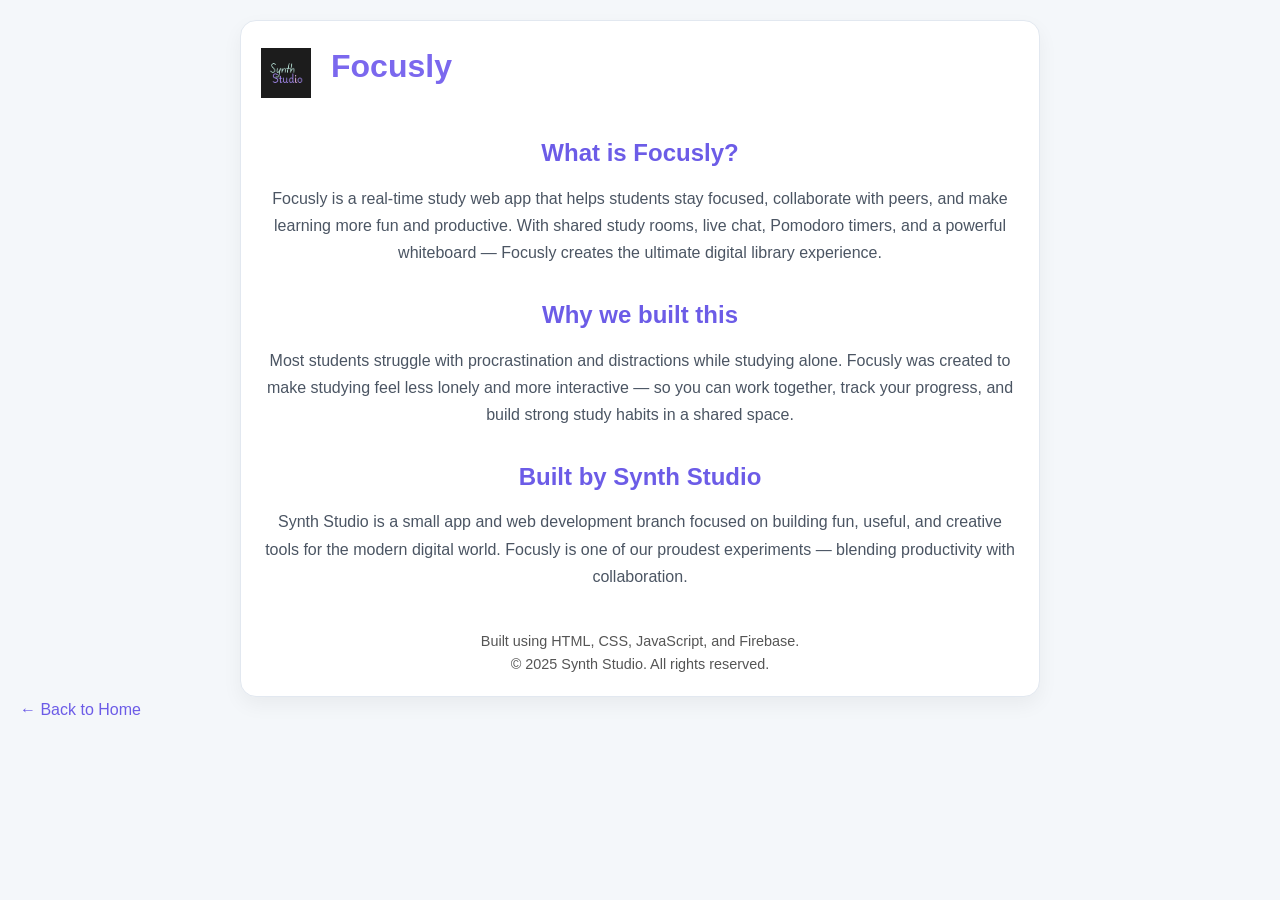
<file: focusly/about.html>
<!-- ✅ about.html -->
<!DOCTYPE html>
<html lang="en">
<head>
  <meta charset="UTF-8" />
  <meta name="viewport" content="width=device-width, initial-scale=1.0" />
  <title>About – Focusly</title>
  <link rel="stylesheet" href="style.css" />
  <style>
    body {
      background-color: #f4f7fa;
      font-family: 'Segoe UI', Tahoma, Geneva, Verdana, sans-serif;
      color: #111827;
      padding: 20px;
    }
    .container {
      max-width: 800px;
      margin: 0 auto;
    }
    .logo {
      display: flex;
      align-items: center;
      margin-bottom: 30px;
    }
    .logo img {
      height: 50px;
      margin-right: 12px;
    }
    h1 {
      font-size: 2rem;
      color: #7b68ee;
    }
    h2 {
      margin-top: 30px;
      color: #6c5ce7;
    }
    p {
      line-height: 1.7;
      margin-bottom: 20px;
    }
    .footer-note {
      margin-top: 40px;
      font-size: 0.9rem;
      color: #555;
    }
  </style>
</head>
<body>
  <div class="container">
    <div class="logo">
      <img src="ills/Synth2.png" alt="Synth Studio Logo" />
      <h1>Focusly</h1>
    </div>

    <h2>What is Focusly?</h2>
    <p>
      Focusly is a real-time study web app that helps students stay focused, collaborate with peers, and make learning more fun and productive. With shared study rooms, live chat, Pomodoro timers, and a powerful whiteboard — Focusly creates the ultimate digital library experience.
    </p>

    <h2>Why we built this</h2>
    <p>
      Most students struggle with procrastination and distractions while studying alone. Focusly was created to make studying feel less lonely and more interactive — so you can work together, track your progress, and build strong study habits in a shared space.
    </p>

    <h2>Built by Synth Studio</h2>
    <p>
      Synth Studio is a small app and web development branch focused on building fun, useful, and creative tools for the modern digital world. Focusly is one of our proudest experiments — blending productivity with collaboration.
    </p>

    <div class="footer-note">
      Built using HTML, CSS, JavaScript, and Firebase.<br>
      © 2025 Synth Studio. All rights reserved.
    </div>
  </div>
  <a href="home.html" style="
  display: inline-block;
  margin-bottom: 20px;
  color: #6c5ce7;
  text-decoration: none;
  font-weight: 500;
  font-size: 1rem;
">
  ← Back to Home
</a>

</body>
</html>
</file>
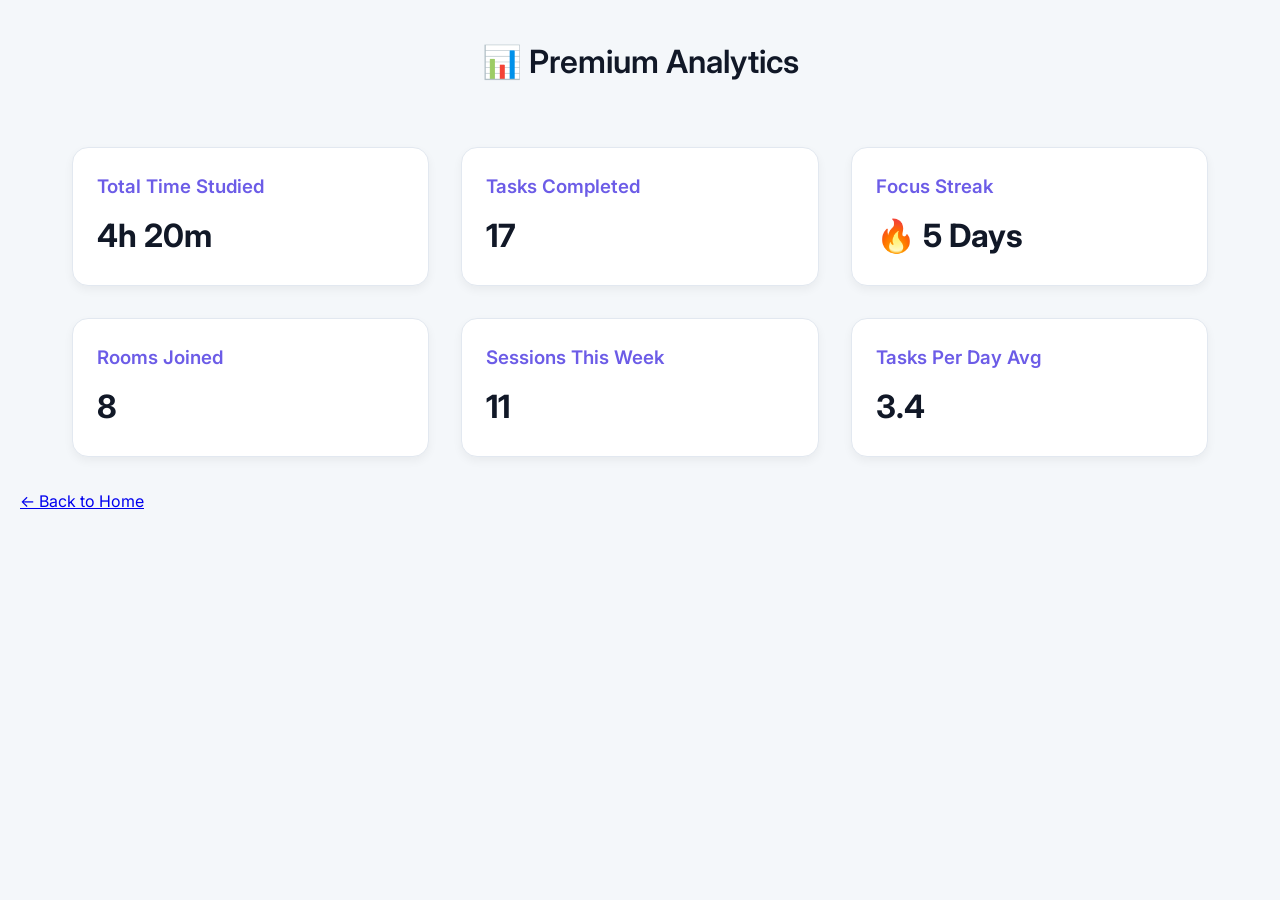
<file: focusly/analytics.html>
<!-- analytics.html -->
<!DOCTYPE html>
<html lang="en">
<head>
  <meta charset="UTF-8" />
  <meta name="viewport" content="width=device-width, initial-scale=1.0"/>
  <title>Analytics – Focusly</title>
  <link rel="stylesheet" href="style.css">
  <style>
    .analytics-container {
      max-width: 1200px;
      margin: auto;
      padding: 2rem;
      display: grid;
      gap: 2rem;
      grid-template-columns: repeat(auto-fit, minmax(300px, 1fr));
    }

    .card {
      background: var(--card);
      border: 1px solid var(--border);
      border-radius: 16px;
      padding: 1.5rem;
      box-shadow: 0 4px 10px rgba(0,0,0,0.05);
      transition: transform 0.3s ease;
    }

    .card:hover {
      transform: scale(1.03);
    }

    .card h3 {
      margin-bottom: 0.5rem;
      color: var(--primary-dark);
    }

    .stat {
      font-size: 2rem;
      font-weight: bold;
      color: var(--text);
    }
  </style>
</head>
<body>
  <header>
    <h1 style="text-align:center; padding:1rem 0;">📊 Premium Analytics</h1>
  </header>

  <div class="analytics-container">
    <div class="card">
      <h3>Total Time Studied</h3>
      <div class="stat">4h 20m</div>
    </div>
    <div class="card">
      <h3>Tasks Completed</h3>
      <div class="stat">17</div>
    </div>
    <div class="card">
      <h3>Focus Streak</h3>
      <div class="stat">🔥 5 Days</div>
    </div>
    <div class="card">
      <h3>Rooms Joined</h3>
      <div class="stat">8</div>
    </div>
    <div class="card">
      <h3>Sessions This Week</h3>
      <div class="stat">11</div>
    </div>
    <div class="card">
      <h3>Tasks Per Day Avg</h3>
      <div class="stat">3.4</div>
    </div>
  </div>
      <a href="home.html" class="back-link">← Back to Home</a>

</body>
</html>
</file>
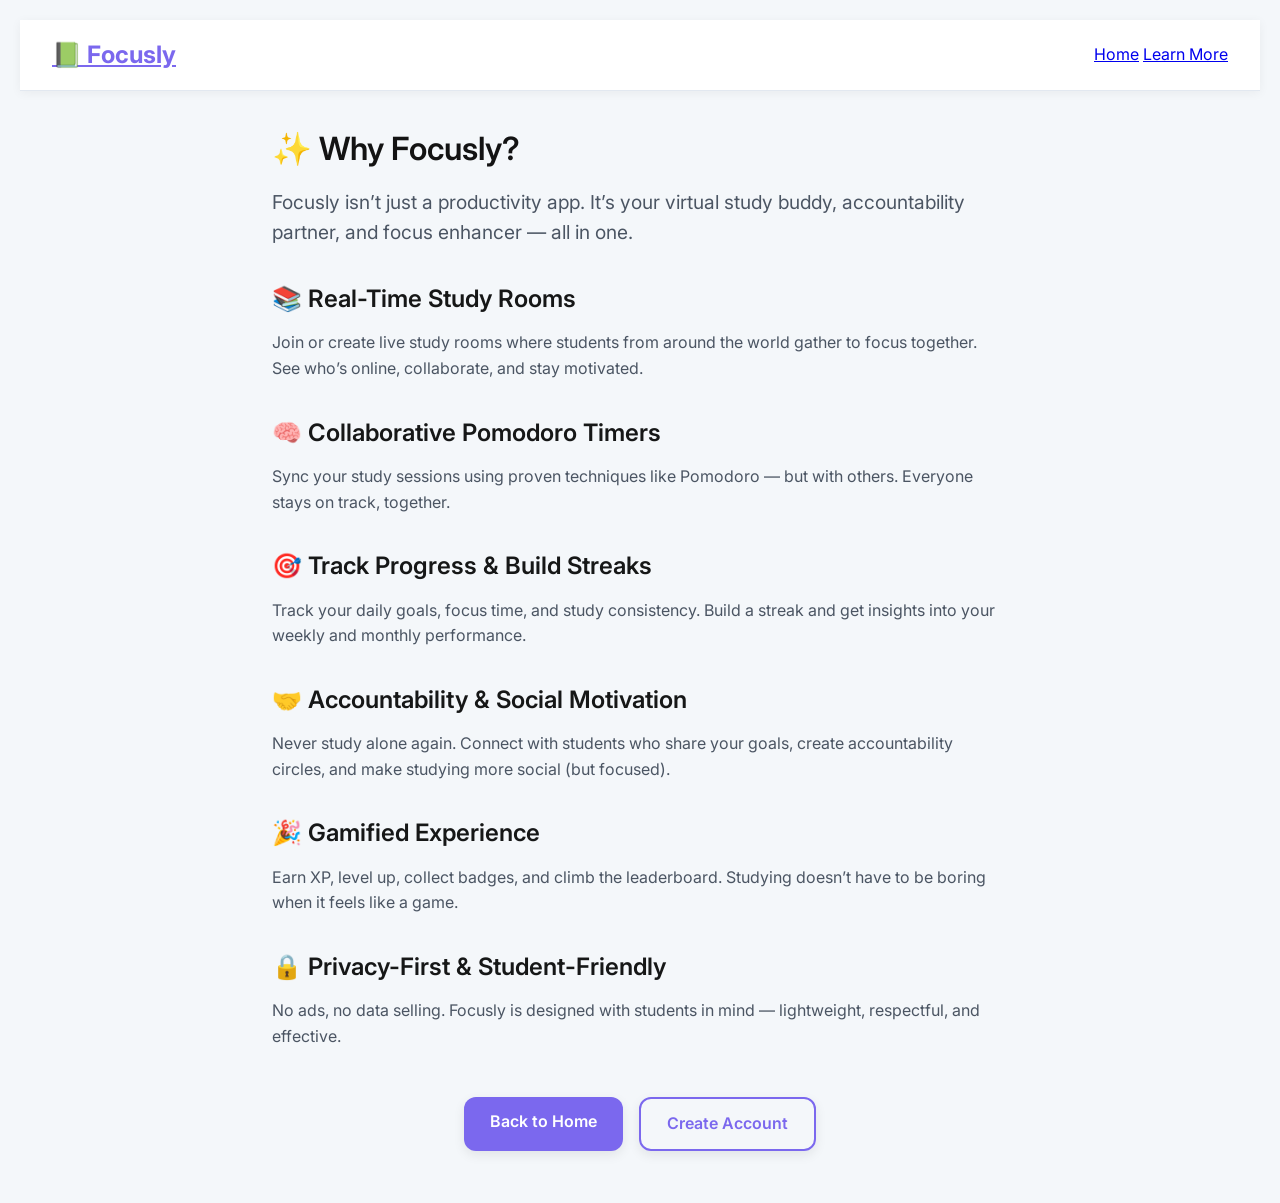
<file: focusly/learnmore.html>
<!DOCTYPE html>
<html lang="en">
<head>
  <meta charset="UTF-8" />
  <meta name="viewport" content="width=device-width, initial-scale=1.0" />
  <title>Why Focusly? | Learn More</title>
  <link rel="stylesheet" href="style.css" />
</head>
<body class="page">

  <header class="navbar">
    <a href="index.html" class="logo">📗 Focusly</a>
    <nav>
      <a href="index.html">Home</a>
      <a href="learnmore.html" class="active">Learn More</a>
    </nav>
  </header>

  <main class="learnmore-content">

    <h1>✨ Why Focusly?</h1>
    <p class="intro-text">Focusly isn’t just a productivity app. It’s your virtual study buddy, accountability partner, and focus enhancer — all in one.</p>

    <section class="feature-section">
      <h2>📚 Real-Time Study Rooms</h2>
      <p>Join or create live study rooms where students from around the world gather to focus together. See who’s online, collaborate, and stay motivated.</p>
    </section>

    <section class="feature-section">
      <h2>🧠 Collaborative Pomodoro Timers</h2>
      <p>Sync your study sessions using proven techniques like Pomodoro — but with others. Everyone stays on track, together.</p>
    </section>

    <section class="feature-section">
      <h2>🎯 Track Progress & Build Streaks</h2>
      <p>Track your daily goals, focus time, and study consistency. Build a streak and get insights into your weekly and monthly performance.</p>
    </section>

    <section class="feature-section">
      <h2>🤝 Accountability & Social Motivation</h2>
      <p>Never study alone again. Connect with students who share your goals, create accountability circles, and make studying more social (but focused).</p>
    </section>

    <section class="feature-section">
      <h2>🎉 Gamified Experience</h2>
      <p>Earn XP, level up, collect badges, and climb the leaderboard. Studying doesn’t have to be boring when it feels like a game.</p>
    </section>

    <section class="feature-section">
      <h2>🔒 Privacy-First & Student-Friendly</h2>
      <p>No ads, no data selling. Focusly is designed with students in mind — lightweight, respectful, and effective.</p>
    </section>

    <div class="cta-container">
      <a href="index.html" class="cta">Back to Home</a>
      <a href="signup.html" class="cta outline">Create Account</a>
    </div>

  </main>

</body>
</html>
</file>
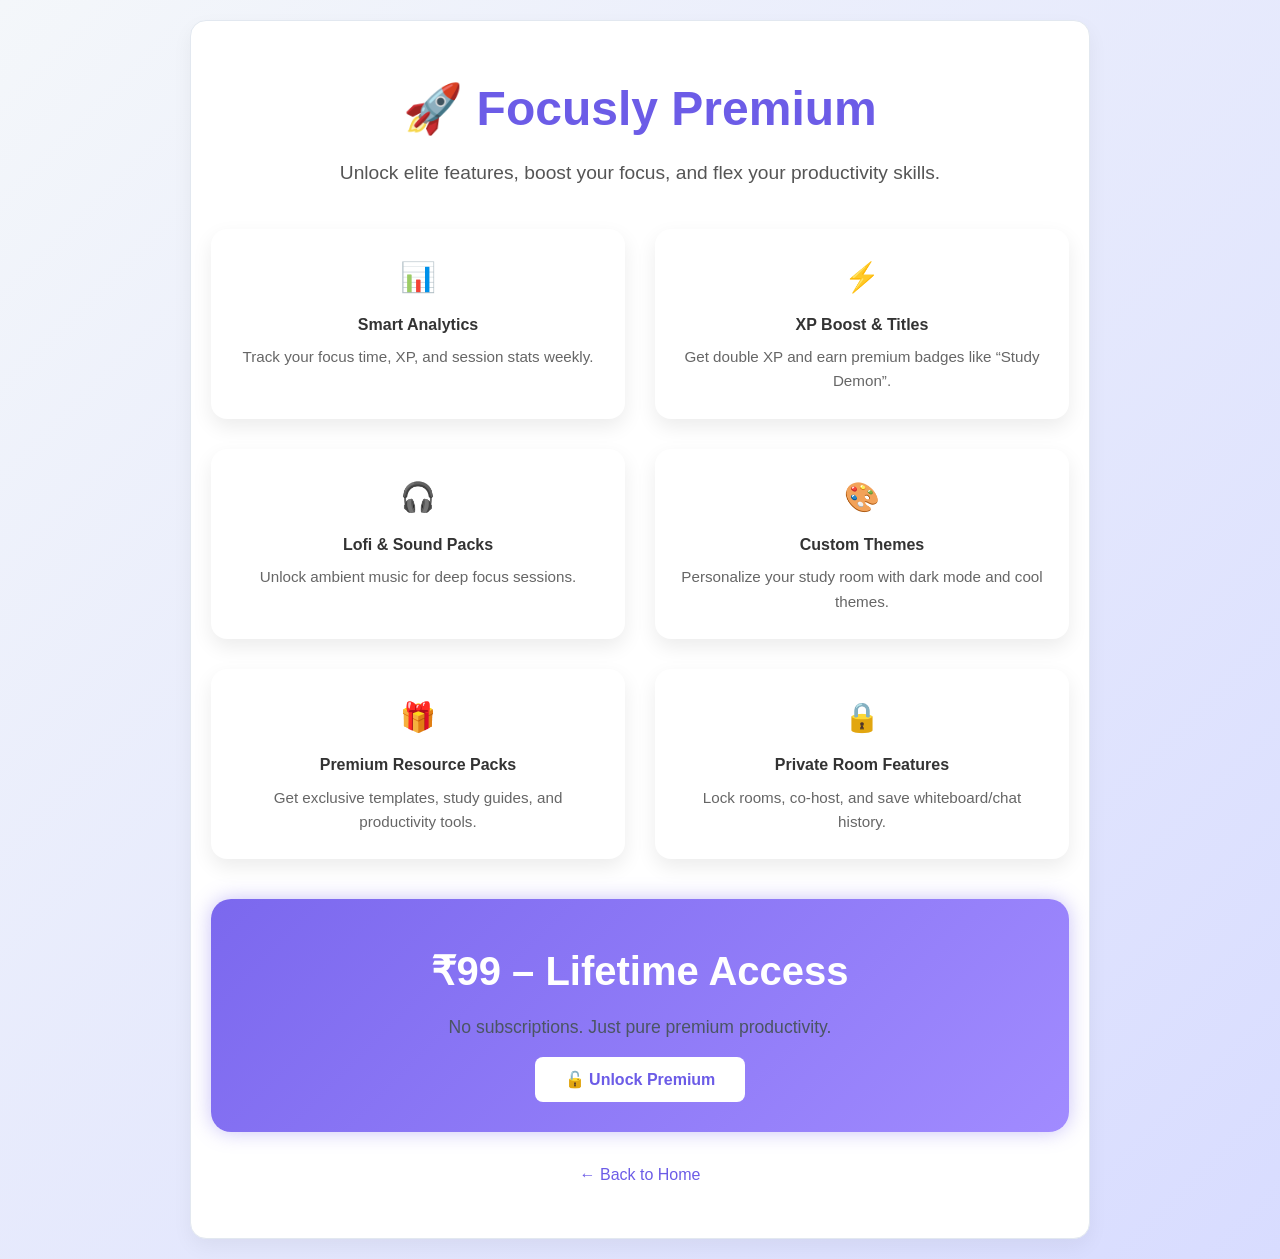
<file: focusly/premium.html>
<!DOCTYPE html>
<html lang="en">
<head>
  <meta charset="UTF-8" />
  <meta name="viewport" content="width=device-width, initial-scale=1.0" />
  <title>Focusly Premium</title>
  <link rel="stylesheet" href="style.css" />
  <style>
    body {
      margin: 0;
      font-family: 'Segoe UI', Tahoma, Geneva, Verdana, sans-serif;
      background: linear-gradient(135deg, #f4f7fa, #d8dcff);
      color: #111827;
      overflow-x: hidden;
    }

    .container {
      max-width: 900px;
      margin: 0 auto;
      padding: 50px 20px;
      text-align: center;
    }

    h1 {
      font-size: 3rem;
      color: #6c5ce7;
      margin-bottom: 10px;
      animation: fadeInDown 1s ease-out;
    }

    .tagline {
      font-size: 1.2rem;
      color: #555;
      margin-bottom: 40px;
      animation: fadeIn 1.2s ease-out;
    }

    .features {
      display: grid;
      grid-template-columns: 1fr 1fr;
      gap: 30px;
      margin: 40px 0;
      animation: fadeInUp 1.3s ease-out;
    }

    .feature-card {
      background: #ffffff;
      border-radius: 16px;
      padding: 25px;
      box-shadow: 0 8px 20px rgba(0, 0, 0, 0.08);
      transition: transform 0.3s ease;
    }

    .feature-card:hover {
      transform: translateY(-5px);
    }

    .feature-emoji {
      font-size: 1.8rem;
      margin-bottom: 12px;
    }

    .feature-title {
      font-weight: 600;
      margin-bottom: 8px;
      color: #333;
    }

    .feature-desc {
      font-size: 0.95rem;
      color: #666;
    }

    .price-box {
      background: linear-gradient(135deg, #7b68ee, #a18bff);
      color: white;
      padding: 40px 30px;
      border-radius: 20px;
      margin-top: 40px;
      box-shadow: 0 0 20px rgba(123, 104, 238, 0.4);
      animation: fadeInUp 1.5s ease-out;
    }

    .price-box h2 {
      font-size: 2.5rem;
      margin-bottom: 10px;
    }

    .price-box p {
      font-size: 1.1rem;
      margin-bottom: 25px;
    }

    .buy-btn {
      background-color: #fff;
      color: #6c5ce7;
      padding: 14px 30px;
      font-size: 1rem;
      font-weight: 600;
      border: none;
      border-radius: 8px;
      cursor: pointer;
      text-decoration: none;
      transition: all 0.3s ease;
    }

    .buy-btn:hover {
      background-color: #f1edff;
      transform: scale(1.05);
    }

    .back-link {
      margin-top: 30px;
      display: inline-block;
      color: #6c5ce7;
      text-decoration: none;
      font-weight: 500;
      animation: fadeIn 2s ease-out;
    }

    @keyframes fadeIn {
      from { opacity: 0; }
      to { opacity: 1; }
    }

    @keyframes fadeInUp {
      from {
        opacity: 0;
        transform: translateY(30px);
      }
      to {
        opacity: 1;
        transform: translateY(0);
      }
    }

    @keyframes fadeInDown {
      from {
        opacity: 0;
        transform: translateY(-30px);
      }
      to {
        opacity: 1;
        transform: translateY(0);
      }
    }

    @media (max-width: 768px) {
      .features {
        grid-template-columns: 1fr;
      }
    }
  </style>
</head>
<body>
  <div class="container">
    <h1>🚀 Focusly Premium</h1>
    <p class="tagline">Unlock elite features, boost your focus, and flex your productivity skills.</p>

    <div class="features">
      <div class="feature-card">
        <div class="feature-emoji">📊</div>
        <div class="feature-title">Smart Analytics</div>
        <div class="feature-desc">Track your focus time, XP, and session stats weekly.</div>
      </div>
      <div class="feature-card">
        <div class="feature-emoji">⚡</div>
        <div class="feature-title">XP Boost & Titles</div>
        <div class="feature-desc">Get double XP and earn premium badges like “Study Demon”.</div>
      </div>
      <div class="feature-card">
        <div class="feature-emoji">🎧</div>
        <div class="feature-title">Lofi & Sound Packs</div>
        <div class="feature-desc">Unlock ambient music for deep focus sessions.</div>
      </div>
      <div class="feature-card">
        <div class="feature-emoji">🎨</div>
        <div class="feature-title">Custom Themes</div>
        <div class="feature-desc">Personalize your study room with dark mode and cool themes.</div>
      </div>
      <div class="feature-card">
        <div class="feature-emoji">🎁</div>
        <div class="feature-title">Premium Resource Packs</div>
        <div class="feature-desc">Get exclusive templates, study guides, and productivity tools.</div>
      </div>
      <div class="feature-card">
        <div class="feature-emoji">🔒</div>
        <div class="feature-title">Private Room Features</div>
        <div class="feature-desc">Lock rooms, co-host, and save whiteboard/chat history.</div>
      </div>
    </div>

    <div class="price-box">
      <h2>₹99 – Lifetime Access</h2>
      <p>No subscriptions. Just pure premium productivity.</p>
      <a href="soon.html" class="buy-btn" target="_blank">🔓 Unlock Premium</a>
    </div>

    <a href="home.html" class="back-link">← Back to Home</a>
  </div>
</body>
</html>
</file>
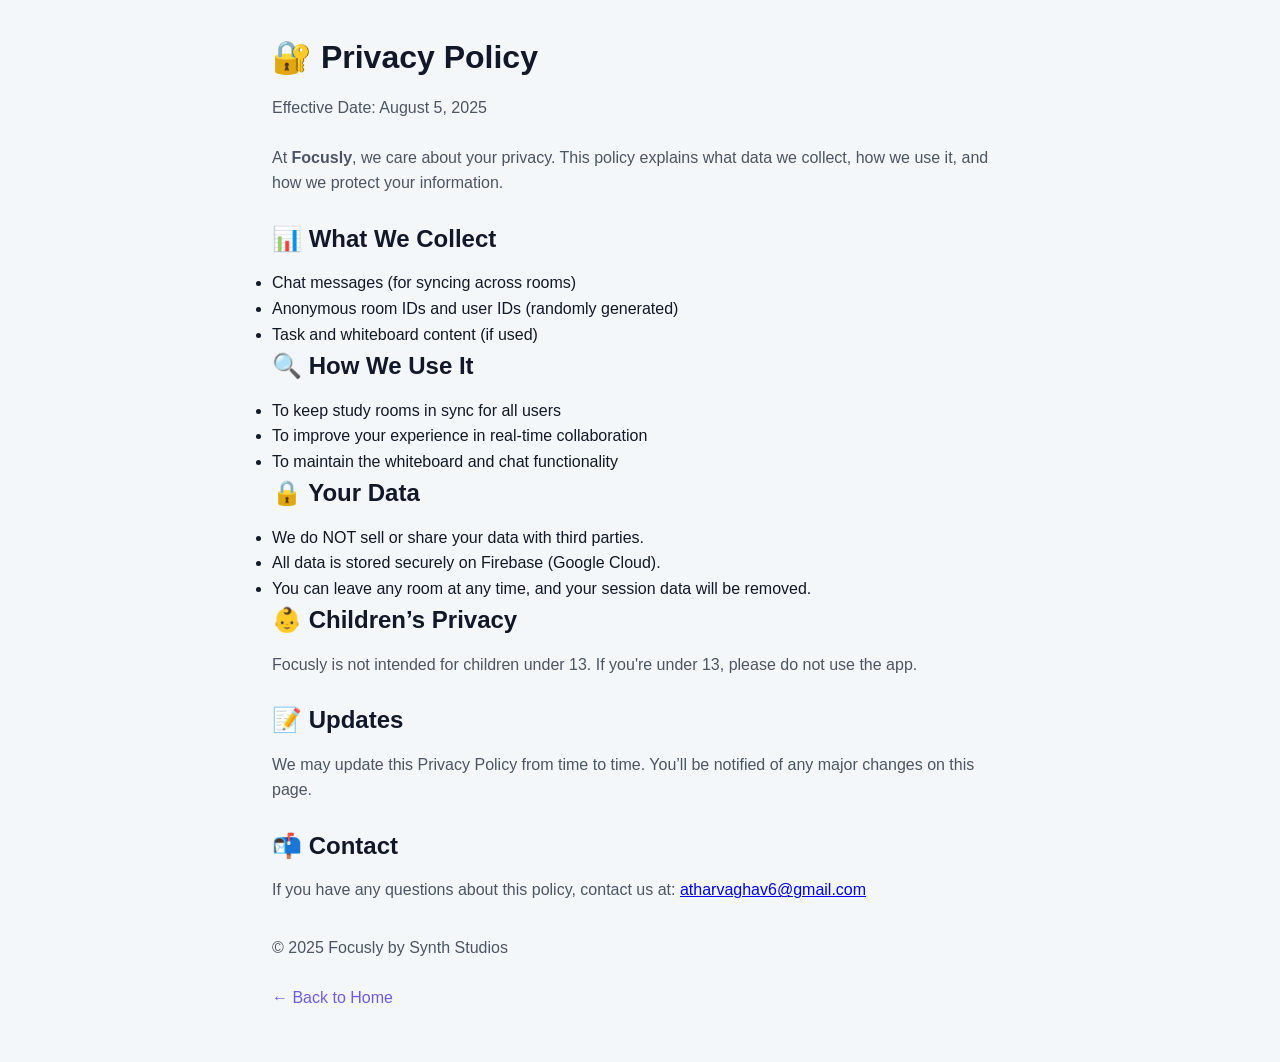
<file: focusly/privacy.html>
<!DOCTYPE html>
<html lang="en">
<head>
  <meta charset="UTF-8" />
  <meta name="viewport" content="width=device-width, initial-scale=1.0"/>
  <title>Privacy Policy – Focusly</title>
  <link rel="stylesheet" href="style.css" />
</head>
<body style="padding: 2rem; font-family: sans-serif; max-width: 800px; margin: auto;">
  <h1>🔐 Privacy Policy</h1>
  <p>Effective Date: August 5, 2025</p>

  <p>At <strong>Focusly</strong>, we care about your privacy. This policy explains what data we collect, how we use it, and how we protect your information.</p>

  <h2>📊 What We Collect</h2>
  <ul>
    <li>Chat messages (for syncing across rooms)</li>
    <li>Anonymous room IDs and user IDs (randomly generated)</li>
    <li>Task and whiteboard content (if used)</li>
  </ul>

  <h2>🔍 How We Use It</h2>
  <ul>
    <li>To keep study rooms in sync for all users</li>
    <li>To improve your experience in real-time collaboration</li>
    <li>To maintain the whiteboard and chat functionality</li>
  </ul>

  <h2>🔒 Your Data</h2>
  <ul>
    <li>We do NOT sell or share your data with third parties.</li>
    <li>All data is stored securely on Firebase (Google Cloud).</li>
    <li>You can leave any room at any time, and your session data will be removed.</li>
  </ul>

  <h2>👶 Children’s Privacy</h2>
  <p>Focusly is not intended for children under 13. If you're under 13, please do not use the app.</p>

  <h2>📝 Updates</h2>
  <p>We may update this Privacy Policy from time to time. You’ll be notified of any major changes on this page.</p>

  <h2>📬 Contact</h2>
  <p>If you have any questions about this policy, contact us at: <a href="mailto:atharvaaghav6@gmail.com">atharvaghav6@gmail.com</a></p>

  <p style="margin-top: 2rem;">© 2025 Focusly by Synth Studios</p>
  <a href="home.html" style="
  display: inline-block;
  margin-bottom: 20px;
  color: #6c5ce7;
  text-decoration: none;
  font-weight: 500;
  font-size: 1rem;
">
  ← Back to Home
</a>

</body>
</html>
</file>
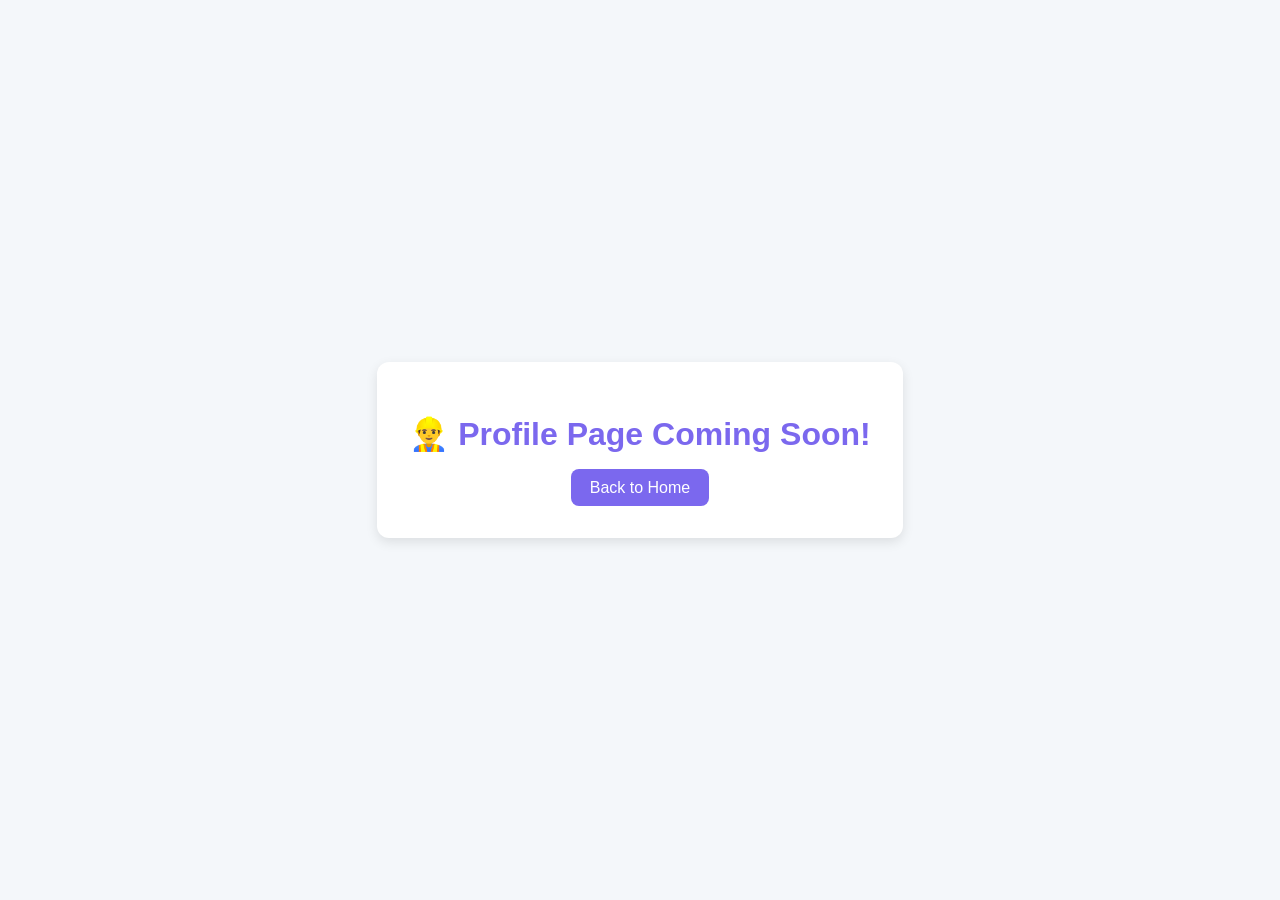
<file: focusly/profile.html>
<!DOCTYPE html>
<html lang="en">
<head>
  <meta charset="UTF-8" />
  <meta name="viewport" content="width=device-width, initial-scale=1.0"/>
  <title>Focusly - Profile</title>
  <link rel="stylesheet" href="profile.css" />
  <style>
    body {
      display: flex;
      justify-content: center;
      align-items: center;
      height: 100vh;
      background-color: #f4f7fa;
      font-family: Arial, sans-serif;
    }

    .coming-soon-card {
      background: white;
      padding: 2rem;
      border-radius: 12px;
      box-shadow: 0 4px 12px rgba(0, 0, 0, 0.1);
      text-align: center;
    }

    .coming-soon-card h1 {
      font-size: 2rem;
      color: #7b68ee;
      margin-bottom: 1rem;
    }

    .coming-soon-card button {
      padding: 0.6rem 1.2rem;
      background-color: #7b68ee;
      color: white;
      border: none;
      border-radius: 8px;
      cursor: pointer;
      font-size: 1rem;
    }

    .coming-soon-card button:hover {
      background-color: #6c5ce7;
    }
  </style>
</head>
<body>
  <div class="coming-soon-card">
    <h1>👷‍♂️ Profile Page Coming Soon!</h1>
    <button onclick="window.location.href='home.html'">Back to Home</button>
  </div>
</body>
</html>
</file>
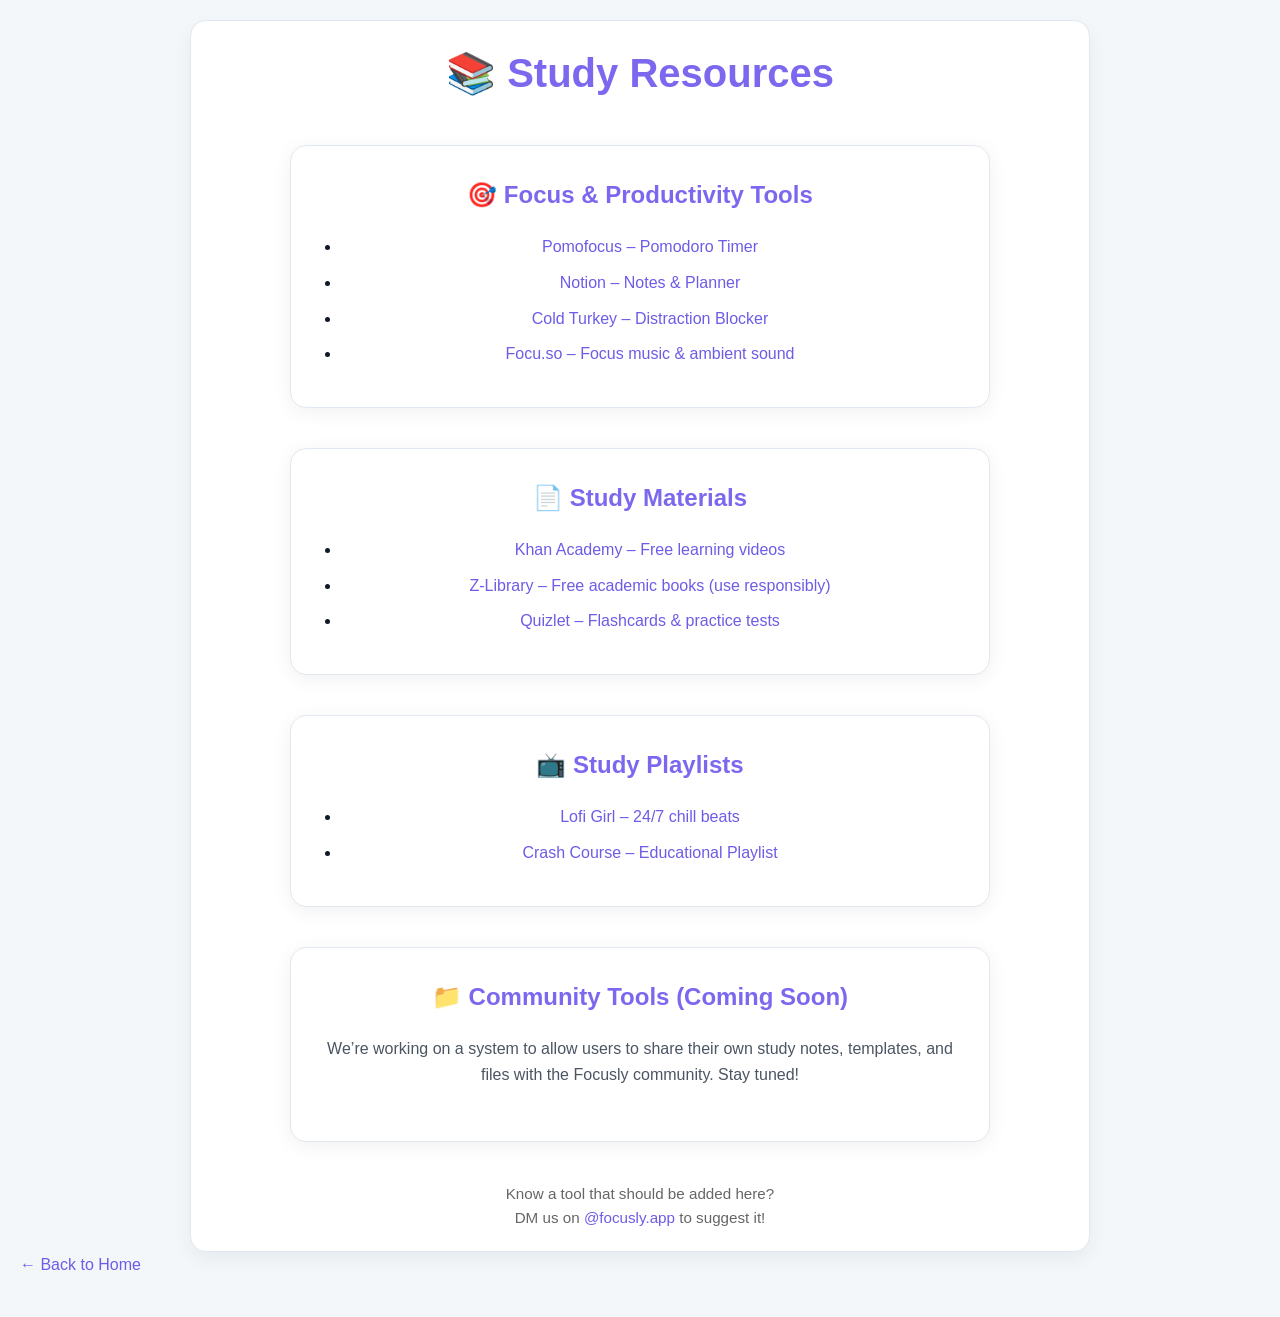
<file: focusly/resources.html>
<!-- ✅ resources.html -->
<!DOCTYPE html>
<html lang="en">
<head>
  <meta charset="UTF-8" />
  <meta name="viewport" content="width=device-width, initial-scale=1.0" />
  <title>Resources – Focusly</title>
  <link rel="stylesheet" href="style.css" />
  <style>
    body {
      background-color: #f4f7fa;
      font-family: 'Segoe UI', Tahoma, Geneva, Verdana, sans-serif;
      color: #111827;
      padding: 20px;
    }
    .container {
      max-width: 900px;
      margin: 0 auto;
    }
    h1 {
      font-size: 2.5rem;
      color: #7b68ee;
      margin-bottom: 20px;
    }
    .section {
      margin-bottom: 40px;
    }
    h2 {
      font-size: 1.5rem;
      color: #6c5ce7;
      margin-bottom: 10px;
    }
    ul {
      padding-left: 20px;
    }
    li {
      margin-bottom: 10px;
    }
    a {
      color: #6c5ce7;
      text-decoration: none;
    }
    a:hover {
      text-decoration: underline;
    }
    .note {
      font-size: 0.95rem;
      color: #666;
      margin-top: 30px;
    }
  </style>
</head>
<body>
  <div class="container">
    <h1>📚 Study Resources</h1>

    <div class="section">
      <h2>🎯 Focus & Productivity Tools</h2>
      <ul>
        <li><a href="https://pomofocus.io/" target="_blank">Pomofocus – Pomodoro Timer</a></li>
        <li><a href="https://www.notion.so" target="_blank">Notion – Notes & Planner</a></li>
        <li><a href="https://www.coldturkeyblocker.com/" target="_blank">Cold Turkey – Distraction Blocker</a></li>
        <li><a href="https://app.focu.so/" target="_blank">Focu.so – Focus music & ambient sound</a></li>
      </ul>
    </div>

    <div class="section">
      <h2>📄 Study Materials</h2>
      <ul>
        <li><a href="https://www.khanacademy.org/" target="_blank">Khan Academy – Free learning videos</a></li>
        <li><a href="https://zlibrary.to" target="_blank">Z-Library – Free academic books (use responsibly)</a></li>
        <li><a href="https://quizlet.com/" target="_blank">Quizlet – Flashcards & practice tests</a></li>
      </ul>
    </div>

    <div class="section">
      <h2>📺 Study Playlists</h2>
      <ul>
        <li><a href="https://www.youtube.com/watch?v=jfKfPfyJRdk" target="_blank">Lofi Girl – 24/7 chill beats</a></li>
        <li><a href="https://www.youtube.com/playlist?list=PL8dPuuaLjXtMczXZ-vCdx6xCzmF1tBExS" target="_blank">Crash Course – Educational Playlist</a></li>
      </ul>
    </div>

    <div class="section">
      <h2>📁 Community Tools (Coming Soon)</h2>
      <p>We’re working on a system to allow users to share their own study notes, templates, and files with the Focusly community. Stay tuned!</p>
    </div>

    <div class="note">
      Know a tool that should be added here? <br />
      DM us on <a href="https://instagram.com/focusly.app" target="_blank">@focusly.app</a> to suggest it!
    </div>
  </div>
  <a href="home.html" style="
  display: inline-block;
  margin-bottom: 20px;
  color: #6c5ce7;
  text-decoration: none;
  font-weight: 500;
  font-size: 1rem;
">
  ← Back to Home
</a>

</body>
</html>
</file>
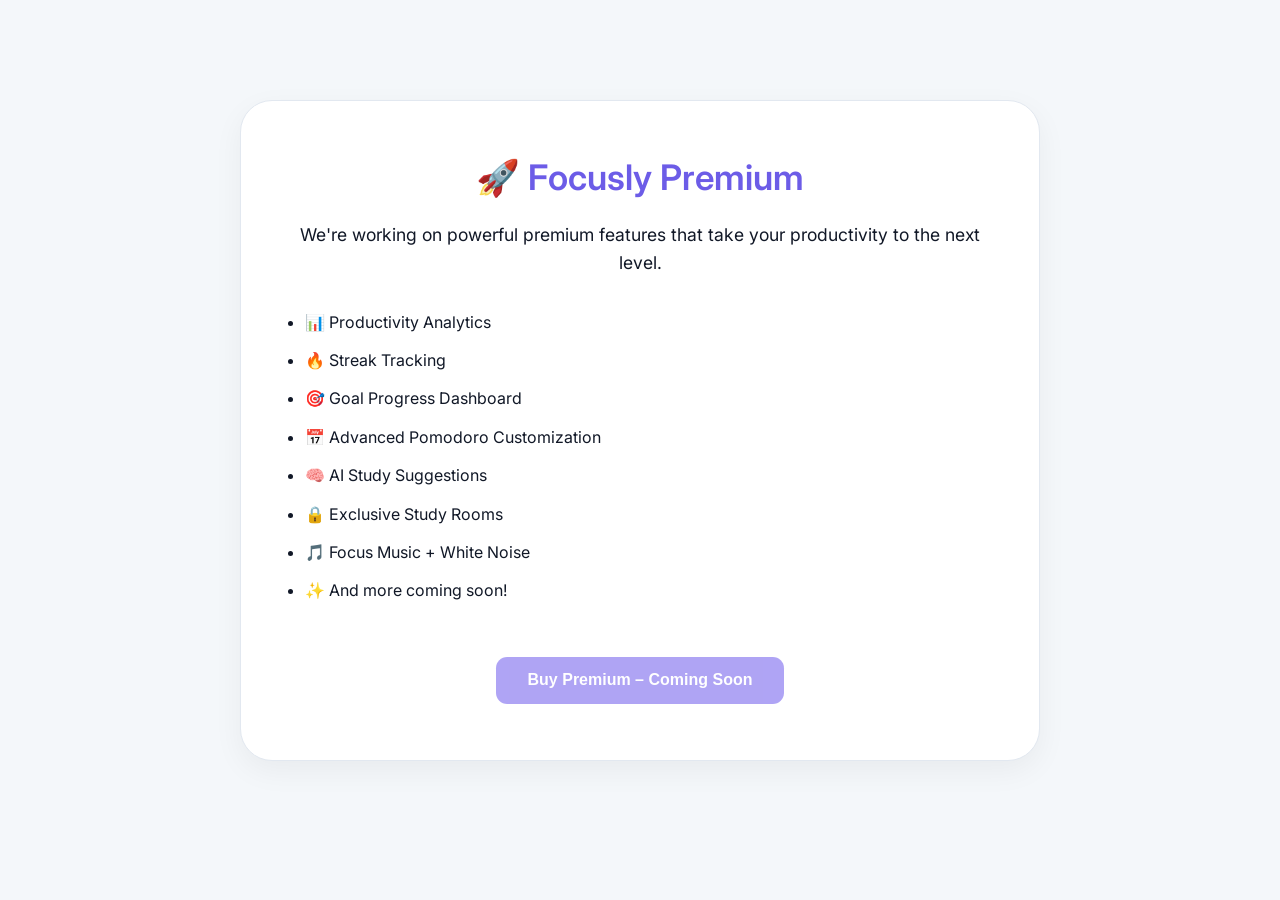
<file: focusly/soon.html>
<!DOCTYPE html>
<html lang="en">
<head>
  <meta charset="UTF-8" />
  <meta name="viewport" content="width=device-width, initial-scale=1.0"/>
  <title>Focusly Premium – Coming Soon</title>
  <link rel="stylesheet" href="style.css" />
  <style>
    .premium-page {
      max-width: 800px;
      margin: 5rem auto;
      background: var(--card);
      border: 1px solid var(--border);
      padding: 3rem;
      border-radius: 2rem;
      text-align: center;
      box-shadow: 0 10px 30px rgba(0, 0, 0, 0.05);
    }

    .premium-page h1 {
      font-size: 2.2rem;
      color: var(--primary-dark);
      margin-bottom: 1rem;
    }

    .premium-page p {
      font-size: 1.1rem;
      line-height: 1.6;
      color: var(--text);
    }

    .premium-features {
      text-align: left;
      margin-top: 2rem;
      padding-left: 1rem;
    }

    .premium-features li {
      margin-bottom: 0.8rem;
    }

    .buy-premium-btn {
      margin-top: 2.5rem;
      background: var(--primary);
      color: white;
      border: none;
      padding: 0.9rem 2rem;
      border-radius: 0.7rem;
      font-size: 1rem;
      font-weight: bold;
      cursor: not-allowed;
      opacity: 0.6;
    }
  </style>
</head>
<body>
  <div class="premium-page">
    <h1>🚀 Focusly Premium</h1>
    <p>We're working on powerful premium features that take your productivity to the next level.</p>

    <ul class="premium-features">
      <li>📊 Productivity Analytics</li>
      <li>🔥 Streak Tracking</li>
      <li>🎯 Goal Progress Dashboard</li>
      <li>📅 Advanced Pomodoro Customization</li>
      <li>🧠 AI Study Suggestions</li>
      <li>🔒 Exclusive Study Rooms</li>
      <li>🎵 Focus Music + White Noise</li>
      <li>✨ And more coming soon!</li>
    </ul>

    <button class="buy-premium-btn">Buy Premium – Coming Soon</button>
  </div>
</body>
</html>
</file>
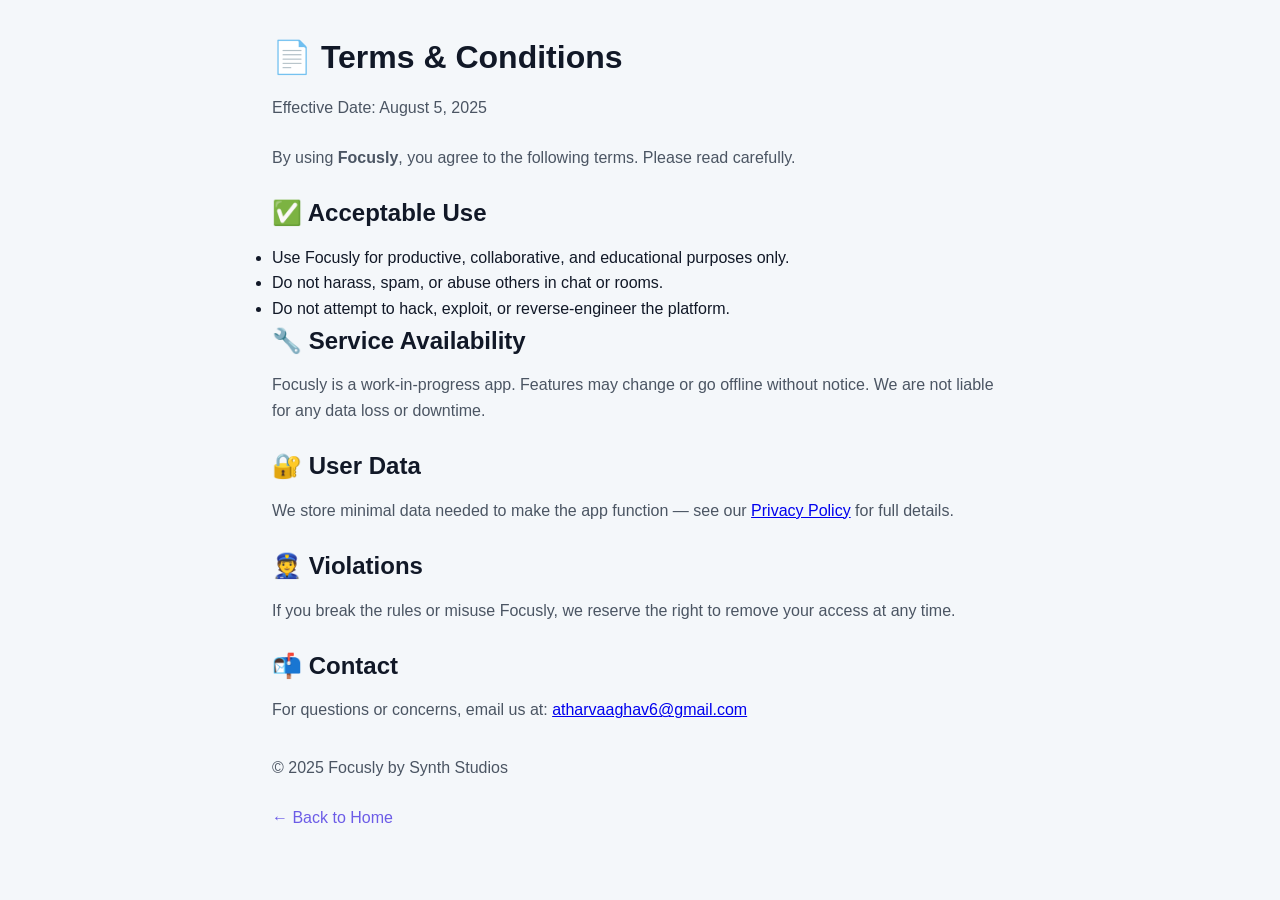
<file: focusly/terms.html>
<!DOCTYPE html>
<html lang="en">
<head>
  <meta charset="UTF-8" />
  <meta name="viewport" content="width=device-width, initial-scale=1.0"/>
  <title>Terms & Conditions – Focusly</title>
  <link rel="stylesheet" href="style.css" />
</head>
<body style="padding: 2rem; font-family: sans-serif; max-width: 800px; margin: auto;">
  <h1>📄 Terms & Conditions</h1>
  <p>Effective Date: August 5, 2025</p>

  <p>By using <strong>Focusly</strong>, you agree to the following terms. Please read carefully.</p>

  <h2>✅ Acceptable Use</h2>
  <ul>
    <li>Use Focusly for productive, collaborative, and educational purposes only.</li>
    <li>Do not harass, spam, or abuse others in chat or rooms.</li>
    <li>Do not attempt to hack, exploit, or reverse-engineer the platform.</li>
  </ul>

  <h2>🔧 Service Availability</h2>
  <p>Focusly is a work-in-progress app. Features may change or go offline without notice. We are not liable for any data loss or downtime.</p>

  <h2>🔐 User Data</h2>
  <p>We store minimal data needed to make the app function — see our <a href="privacy.html">Privacy Policy</a> for full details.</p>

  <h2>👮 Violations</h2>
  <p>If you break the rules or misuse Focusly, we reserve the right to remove your access at any time.</p>

  <h2>📬 Contact</h2>
  <p>For questions or concerns, email us at: <a href="mailto:atharvaaghav6@gmail.com">atharvaaghav6@gmail.com</a></p>

  <p style="margin-top: 2rem;">© 2025 Focusly by Synth Studios</p>
  <a href="home.html" style="
  display: inline-block;
  margin-bottom: 20px;
  color: #6c5ce7;
  text-decoration: none;
  font-weight: 500;
  font-size: 1rem;
">
  ← Back to Home
</a>

</body>
</html>
</file>
<file: focusly/style.css>
/* Import Inter Font */
@import url('https://fonts.googleapis.com/css2?family=Inter:wght@400;600&display=swap');

:root {
  --primary: #7b68ee;
  --primary-dark: #6c5ce7;
  --bg: #f4f7fa;
  --text: #111827;
  --card: #ffffff;
  --border: #e2e8f0;
}

* {
  box-sizing: border-box;
  margin: 0;
  padding: 0;
}

body {
  font-family: 'Inter', sans-serif;
  background-color: var(--bg);
  color: var(--text);
  padding: 20px;
  line-height: 1.6;
}

.container {
  max-width: 600px;
  margin: 80px auto;
  text-align: center;
  padding: 20px;
  background-color: var(--card);
  border-radius: 16px;
  box-shadow: 0 8px 20px rgba(0, 0, 0, 0.05);
  border: 1px solid var(--border);
}

h1, h2, h3 {
  font-weight: 600;
  margin-bottom: 12px;
}

p {
  margin-bottom: 24px;
  color: #4b5563;
}

button {
  margin: 8px;
  padding: 12px 24px;
  font-size: 1rem;
  font-weight: 600;
  border: none;
  background-color: var(--primary);
  color: white;
  border-radius: 12px;
  cursor: pointer;
  transition: background 0.2s ease;
}

button:hover {
  background-color: var(--primary-dark);
}

input {
  padding: 10px;
  margin-top: 8px;
  border: 1px solid var(--border);
  border-radius: 8px;
  width: 100%;
  max-width: 400px;
  margin-bottom: 12px;
}

.room-container {
  max-width: 900px;
  margin: auto;
  padding: 20px;
}

.section {
  background-color: var(--card);
  padding: 20px;
  border-radius: 16px;
  margin-top: 24px;
  box-shadow: 0 4px 16px rgba(0, 0, 0, 0.06);
  border: 1px solid var(--border);
}

#timer {
  font-size: 2.5rem;
  font-weight: bold;
  margin: 16px 0;
  color: var(--primary);
}

#chatBox {
  border: 1px solid var(--border);
  border-radius: 8px;
  height: 160px;
  overflow-y: auto;
  background-color: #fefefe;
  padding: 12px;
  margin-bottom: 10px;
}

#taskList li {
  display: flex;
  align-items: center;
  gap: 8px;
  list-style-type: none;
  padding-left: 20px;           /* more left padding to give space for bullet */
  position: relative;
    flex-wrap: wrap;              /* allow flex items to wrap */
  overflow-wrap: anywhere;      /* break words anywhere if needed */
  max-width: 100%;              /* prevent overflow */
}

#taskList li::before {
  color: black;
  position: absolute;           /* position bullet absolutely */
  left: 5px;                   /* place bullet inside padding area */
  top: 50%;
  transform: translateY(-50%);
  flex-shrink: 0;
}


/* Mobile Responsive */
@media screen and (max-width: 600px) {
  .container, .room-container {
    padding: 15px;
    margin: 40px 10px;
  }

  button {
    width: 100%;
    margin-top: 10px;
  }

  input {
    width: 100%;
  }
}
/* NAVBAR */
.navbar {
  display: flex;
  justify-content: space-between;
  align-items: center;
  background: var(--card);
  padding: 16px 32px;
  box-shadow: 0 2px 10px rgba(0, 0, 0, 0.05);
  border-bottom: 1px solid var(--border); /* New */
  border-radius: 0; /* Changed */
}


.logo {
  font-size: 1.5rem;
  font-weight: 700;
  color: var(--primary);
}

.nav-buttons .nav-btn {
  margin-left: 12px;
  padding: 10px 18px;
  border-radius: 10px;
  border: none;
  font-weight: 600;
  background: var(--primary);
  color: white;
  cursor: pointer;
}

.nav-btn.outline {
  background: transparent;
  border: 2px solid var(--primary);
  color: var(--primary);
}

.nav-btn:hover {
  background: var(--primary-dark);
  color: white;
}

/* HERO SECTION */
.hero-img {
  max-width: 320px;
  margin: 24px 0;
  border-radius: 16px;
  box-shadow: 0 4px 20px rgba(0,0,0,0.08);
}

.focusly {
  color: var(--primary);
}

.tagline {
  font-size: 1.2rem;
  color: #4b5563;
  margin-bottom: 32px;
}

.cta-buttons {
  display: flex;
  flex-direction: column;
  gap: 14px;
  align-items: center;
}

.cta {
  padding: 12px 26px;
  font-size: 1rem;
  border-radius: 12px;
  font-weight: 600;
  border: none;
  background-color: var(--primary);
  color: white;
  cursor: pointer;
  box-shadow: 0 4px 12px rgba(0, 0, 0, 0.08);
  transition: all 0.2s ease;
}

.cta:hover {
  background-color: var(--primary-dark);
}

.cta.outline {
  background: transparent;
  border: 2px solid var(--primary);
  color: var(--primary);
}

.cta.outline:hover {
  background: var(--primary);
  color: white;
}

@media screen and (max-width: 600px) {
  .navbar {
    flex-direction: column;
    align-items: center;
  }

  .nav-buttons {
    display: flex;         /* 🟢 Show buttons again */
    flex-direction: column;
    gap: 10px;
    margin-top: 10px;
  }

  .hero-img {
    width: 80%;
  }

  .cta-buttons {
    width: 100%;
    flex-direction: column;
  }

  .cta {
    width: 100%;
  }
}

/* Learn More / Features Section */
.section {
  margin: 40px auto;
  max-width: 700px;
  padding: 30px;
  border-radius: 16px;
  background-color: var(--card);
  box-shadow: 0 4px 20px rgba(0,0,0,0.06);
  border: 1px solid var(--border);
}

.section h2 {
  margin-bottom: 20px;
  font-size: 1.5rem;
  color: var(--primary);
}

.feature-list {
  list-style: none;
  padding-left: 0;
}

.feature-list li {
  font-size: 1.1rem;
  margin: 12px 0;
  padding-left: 1.4rem;
  position: relative;
}

.feature-list li::before {
  content: "✅";
  position: absolute;
  left: 0;
}
.form-card {
  max-width: 420px;
  margin: 80px auto;
  background: var(--card);
  padding: 32px;
  border-radius: 16px;
  box-shadow: 0 10px 32px rgba(0, 0, 0, 0.07);
  border: 1px solid var(--border);
  text-align: center;
}

.form-card h1 {
  font-size: 1.6rem;
  color: var(--primary);
  margin-bottom: 24px;
}

.form-card form {
  display: flex;
  flex-direction: column;
  gap: 16px;
}

.form-card input {
  padding: 12px;
  border: 1px solid var(--border);
  border-radius: 10px;
  font-size: 1rem;
}

.form-card button[type="submit"] {
  background-color: var(--primary);
  color: white;
  border: none;
  padding: 12px;
  border-radius: 12px;
  font-weight: 600;
  cursor: pointer;
  font-size: 1rem;
  transition: background 0.2s ease;
}

.form-card button[type="submit"]:hover {
  background-color: var(--primary-dark);
}

.form-card p {
  margin-top: 16px;
  color: #4b5563;
  font-size: 0.95rem;
}

.form-card a {
  color: var(--primary);
  font-weight: 500;
  text-decoration: none;
}

.form-card a:hover {
  text-decoration: underline;
}

.back-btn {
  margin-top: 20px;
  padding: 8px 16px;
  font-size: 0.9rem;
  border: 2px solid var(--primary);
  background: transparent;
  color: var(--primary);
  border-radius: 8px;
  cursor: pointer;
}

.back-btn:hover {
  background: var(--primary);
  color: white;
}
.popup {
  position: fixed;
  bottom: 20px;
  right: 20px;
  background-color: #ff4d4f;
  color: white;
  padding: 12px 18px;
  border-radius: 8px;
  font-size: 14px;
  box-shadow: 0 4px 12px rgba(0, 0, 0, 0.2);
  animation: slideUp 0.4s ease, fadeOut 0.5s ease 2.5s forwards;
  z-index: 1000;
}
.popup.success {
  background-color: #4BB543;
}
@keyframes slideUp {
  from { transform: translateY(20px); opacity: 0; }
  to   { transform: translateY(0); opacity: 1; }
}
@keyframes fadeOut {
  to { opacity: 0; transform: translateY(-10px); }
}
body.study-room {
  font-family: 'Segoe UI', sans-serif;
  background: #f4f4fa;
  margin: 0;
  padding: 0;
}

.room-header {
  display: flex;
  justify-content: space-between;
  align-items: center;
  background: #111;
  color: #fff;
  padding: 10px 20px;
}

.room-grid {
  display: grid;
  grid-template-columns: 1fr 2fr 1fr;
  gap: 20px;
  padding: 20px;
}

.left-panel, .center-panel, .right-panel {
  background: #fff;
  border-radius: 10px;
  padding: 20px;
  min-height: 400px;
  box-shadow: 0 4px 8px rgba(0,0,0,0.05);
  background-color:lavender;
}

#timerDisplay {
  font-size: 32px;
  margin: 10px 0;
}

.chat-box {
  height: 250px;
  overflow-y: auto;
  border: 1px solid #ccc;
  padding: 10px;
  background: #f9f9f9;
  border-radius: 5px;
}





@media screen and (max-width: 768px) {
  .room-header {
    flex-direction: column;
    align-items: flex-start;
    gap: 10px;
    text-align: left;
  }

  .room-grid {
    grid-template-columns: 1fr;
    gap: 16px;
    padding: 16px;
  }

  .left-panel,
  .center-panel,
  .right-panel {
    min-height: auto;
    padding: 16px;
  }

  .room-id {
    font-size: 0.95rem;
  }

  .leave-btn {
    width: 100%;
    padding: 10px 0;
    font-size: 1rem;
    background-color: #ef4444;
    border-radius: 8px;
    border: none;
    color: white;
    margin-top: 8px;
  }

  #timerDisplay {
    font-size: 2rem;
  }

  .timer-controls button,
  .left-panel button,
  .right-panel button {
    width: 100%;
    margin-top: 8px;
  }

  #chatInput {
    width: 100%;
    margin-top: 10px;
  }

  #chatBox {
    height: 180px;
  }

  input[type="text"] {
    max-width: 100%;
  }
}
.logo {
  font-size: 24px;
  font-weight: bold;
  display: flex;
  align-items: center;
  gap: 8px;
}

.logo-icon {
  width: 40px;
  height: 40px;
}
.member-box {
  background: #f4f4f4;
  padding: 10px;
  border-radius: 10px;
  margin-bottom: 15px;
  max-height: 200px;
  overflow-y: auto;
}
.cta {
  display: inline-block;
  text-decoration: none;
  /* ...your existing styles for buttons */
}

.cta.outline {
  /* Same styles you used for the outline button */
}
.learnmore-content {
  max-width: 800px;
  margin: auto;
  padding: 2rem;
  color: #131313;
}

.intro-text {
  font-size: 1.2rem;
  margin-bottom: 2rem;
}

.feature-section {
  margin-bottom: 2rem;
}

.feature-section h2 {
  font-size: 1.5rem;
  color: #161717; /* Mint accent */
}

.cta-container {
  display: flex;
  justify-content: center;
  gap: 1rem;
  margin-top: 3rem;
}
/* Navbar Styling (Focusly Palette) */
#whiteboard {
  border: 2px solid var(--primary);
  background-color: white;
  cursor: crosshair;
  width: 100%;
  max-width: 800px;
  height: 500px;
  touch-action: none;
  display: block;
  margin: auto;
}
.whiteboard-toolbar {
  display: flex;
  justify-content: center;
  gap: 16px;
  align-items: center;
  margin-bottom: 10px;
}

.whiteboard-toolbar label {
  font-size: 14px;
  color: var(--text);
}

#whiteboard {
  border: 2px solid var(--primary);
  background-color: white;
  cursor: crosshair;
  width: 100%;
  max-width: 800px;
  height: 500px;
  display: block;
  margin: auto;
}
.modal-overlay {
  position: fixed;
  top: 0;
  left: 0;
  width: 100%;
  height: 100%;
  background: rgba(17, 17, 17, 0.5);
  display: none;
  align-items: center;
  justify-content: center;
  z-index: 1000;
}

.modal-box {
  background: var(--card);
  color: var(--text);
  padding: 24px;
  border-radius: 12px;
  box-shadow: 0 8px 16px rgba(0, 0, 0, 0.2);
  max-width: 400px;
  text-align: center;
}

.modal-actions {
  margin-top: 16px;
  display: flex;
  justify-content: space-between;
  gap: 12px;
}

.modal-actions .btn {
  padding: 10px 20px;
  border: none;
  border-radius: 8px;
  cursor: pointer;
  font-weight: bold;
}

.modal-actions .btn.cancel {
  background: #e2e8f0;
  color: #111827;
}

.modal-actions .btn.danger {
  background: #ef4444;
  color: white;
}
.coming-soon-card {
  background: var(--card);
  border: 1px solid var(--border);
  padding: 2rem;
  text-align: center;
  border-radius: 1rem;
  box-shadow: 0 5px 20px rgba(0,0,0,0.05);
  margin-top: 3rem;
}

.buy-premium-btn {
  background: var(--primary);
  color: white;
  border: none;
  padding: 0.7rem 1.5rem;
  border-radius: 0.5rem;
  font-weight: 600;
  margin-top: 1rem;
  cursor: not-allowed; /* Since it's not live yet */
  opacity: 0.7;
}
.remember-me {
  display: flex;
  align-items: center;
  gap: 6px;
  font-size: 14px;
  margin-bottom: 10px;
}
.remember-me input {
  width: auto;
}
</file>
<file: focusly/profile.css>
body {
  margin: 0;
  padding: 0;
  background-color: #f4f7fa;
  font-family: 'Segoe UI', Tahoma, Geneva, Verdana, sans-serif;
  display: flex;
  justify-content: center;
  align-items: center;
  height: 100vh;
}

.profile-card {
  background-color: #ffffff;
  border-radius: 12px;
  padding: 30px;
  box-shadow: 0 4px 12px rgba(0, 0, 0, 0.1);
  width: 90%;
  max-width: 400px;
  text-align: center;
}

.profile-card h2 {
  color: #7b68ee;
  margin-bottom: 20px;
}

.profile-card label {
  display: block;
  text-align: left;
  margin: 10px 0 5px;
  font-weight: bold;
}

.profile-card input {
  width: 100%;
  padding: 10px;
  border: 1px solid #e2e8f0;
  border-radius: 8px;
  margin-bottom: 20px;
  font-size: 14px;
}

.profile-card button {
  background-color: #7b68ee;
  color: white;
  border: none;
  padding: 10px 20px;
  border-radius: 8px;
  cursor: pointer;
  margin: 5px;
  font-size: 14px;
  transition: background-color 0.2s ease;
}

.profile-card button:hover {
  background-color: #6c5ce7;
}

.backBtn {
  background-color: #e0e0e0;
  color: #111827;
}

.backBtn:hover {
  background-color: #cccccc;
}
</file>
